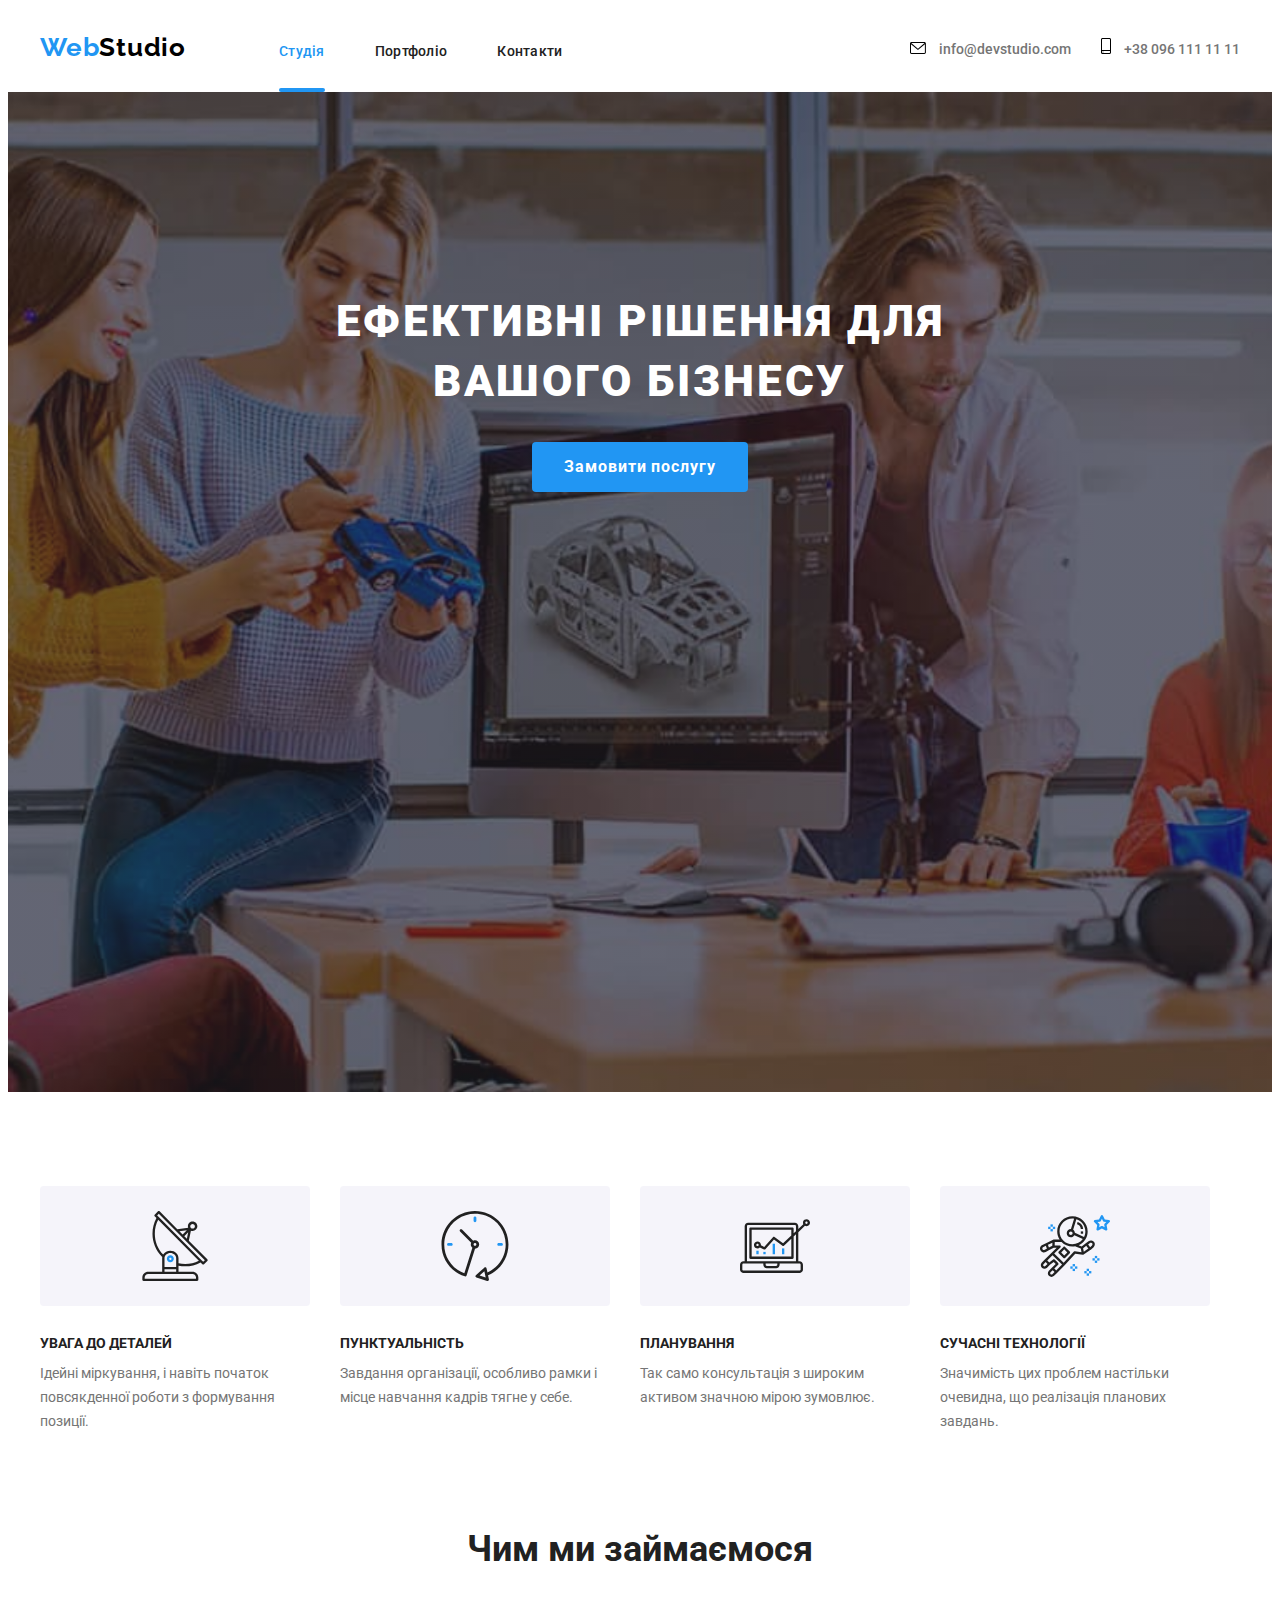
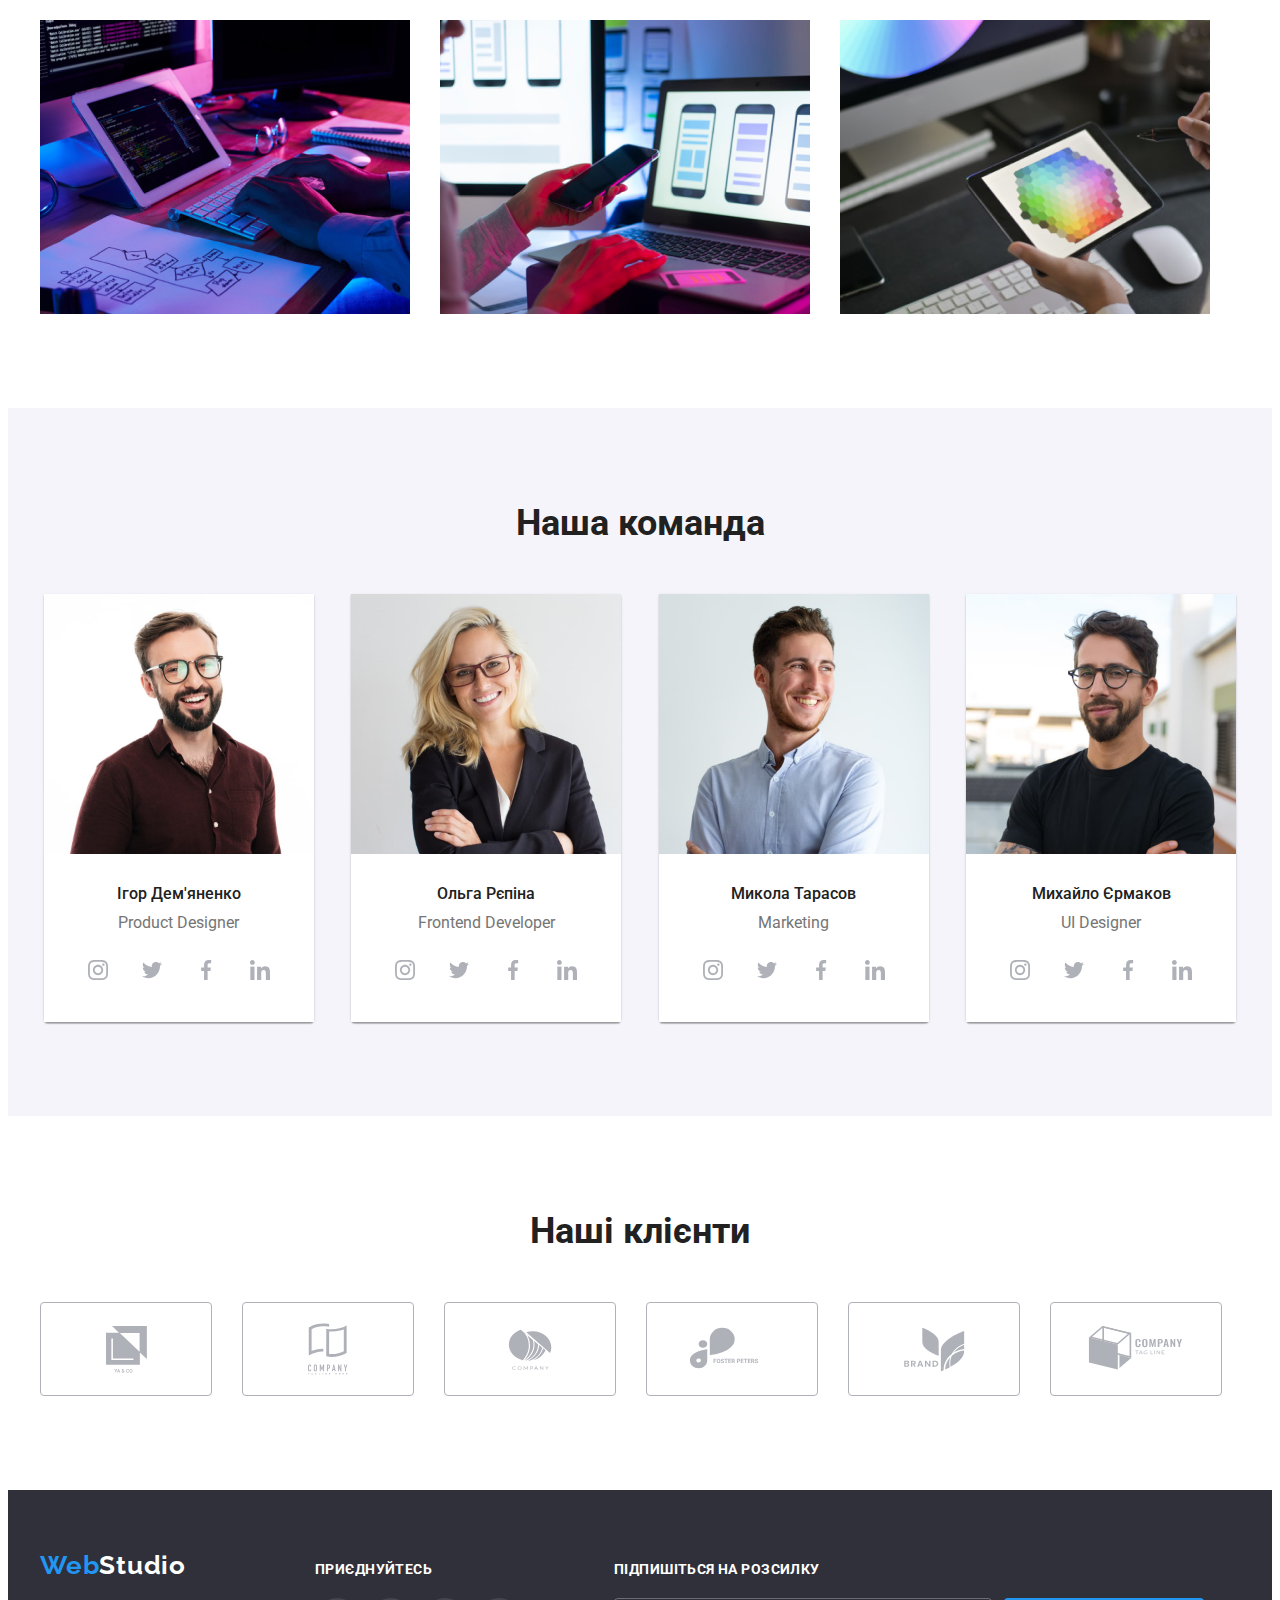
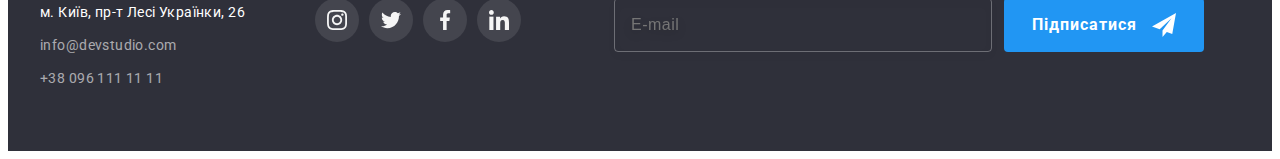
<file: index.html>
<!DOCTYPE html>
<html lang="uk">
  <head>
    <meta charset="UTF-8" />
    <meta http-equiv="X-UA-Compatible" content="IE=edge" />
    <meta name="viewport" content="width=device-width, initial-scale=1.0" />
    <title>Document</title>
    <link
      rel="stylesheet"
      href="https://cdnjs.cloudflare.com/ajax/libs/modern-normalize/1.1.0/modern-normalize.min.css"
      integrity="sha512-wpPYUAdjBVSE4KJnH1VR1HeZfpl1ub8YT/NKx4PuQ5NmX2tKuGu6U/JRp5y+Y8XG2tV+wKQpNHVUX03MfMFn9Q=="
      crossorigin="anonymous"
      referrerpolicy="no-referrer"
    />

    <link rel="preconnect" href="https://fonts.googleapis.com" />
    <link rel="preconnect" href="https://fonts.gstatic.com" crossorigin />
    <link
      href="https://fonts.googleapis.com/css2?family=Montserrat:ital,wght@0,500;0,600;1,400&family=Raleway:wght@700&family=Roboto:wght@400;500;700;900&display=swap"
      rel="stylesheet"
    />

    <link rel="stylesheet" href="./css/main.min.css" />
  </head>
  <body>
    <!--header-menu-->
    <header class="header">
      <div class="container header-list">
        <div class="blok">
          <a href="#" class="logo logo-header logo--color-black"
            ><span class="accent">Web</span>Studio</a
          >

          <nav>
            <ul class="menu">
              <li class="list menu__item">
                <a href="" class="accent accent-item menu__link">Студія</a>
              </li>
              <li class="list menu__item">
                <a href="./portfolio.html" class="menu__link">Портфоліо</a>
              </li>
              <li class="list menu__item">
                <a href="" class="menu__link">Контакти</a>
              </li>
            </ul>
          </nav>
        </div>
        <ul class="contact">
          <li class="list contact__item">
            <a href="mailto:info@devstudio.com" class="contact__link link">
              <svg class="contact__icon" width="16" height="12">
                <use href="./images/sprite.svg#letter"></use>
              </svg>
              info@devstudio.com</a
            >
          </li>
          <li class="list contact__item">
            <a href="tel:+380961111111" class="contact__link link">
              <svg class="contact__icon" width="10" height="16">
                <use href="./images/sprite.svg#smartphone"></use>
              </svg>
              +38 096 111 11 11</a
            >
          </li>
        </ul>
      </div>
    </header>
    <!---->
    <main>
      <section class="hero overlay">
        <div class="container">
          <h1 class="hero__title">Ефективні рішення для вашого бізнесу</h1>
          <button type="button" class="button primary" data-modal-open>
            Замовити послугу
          </button>
        </div>
      </section>

      <section class="section">
        <div class="container">
          <h2 class="visually-hidden">Наші особливості</h2>
          <ul class="list-elem">
            <li class="list list-elem__content icon-antena">
              <h3 class="list-elem__title">Увага до деталей</h3>
              <p>
                Ідейні міркування, і навіть початок повсякденної роботи з
                формування позиції.
              </p>
            </li>

            <li class="list list-elem__content icon-clock">
              <h3 class="list-elem__title">Пунктуальність</h3>
              <p>
                Завдання організації, особливо рамки і місце навчання кадрів
                тягне у себе.
              </p>
            </li>

            <li class="list list-elem__content icon-diagram">
              <h3 class="list-elem__title">Планування</h3>
              <p>
                Так само консультація з широким активом значною мірою зумовлює.
              </p>
            </li>

            <li class="list list-elem__content icon-astronaut">
              <h3 class="list-elem__title">Сучасні технології</h3>
              <p>
                Значимість цих проблем настільки очевидна, що реалізація
                планових завдань.
              </p>
            </li>
          </ul>
        </div>
      </section>

      <section class="section-img">
        <div class="container">
          <h2 class="title-section">Чим ми займаємося</h2>
          <ul class="list-elem">
            <li class="list-elem__item">
              <img src="images/img.png" alt="Робочий процес" width="370" />
            </li>
            <li class="list-elem__item">
              <img
                src="./images/img_1.png"
                alt="адаптивний дизайн"
                width="370"
              />
            </li>
            <li class="list-elem__item">
              <img
                src="./images/img_2.png"
                alt="палітра кольорів"
                width="370"
              />
            </li>
          </ul>
        </div>
      </section>

      <section class="team">
        <div class="container">
          <h2 class="title-section">Наша команда</h2>
          <ul class="persons">
            <li class="list persons__card">
              <img
                src="./images/igor_demyanenko.jpg"
                alt="Ігор Дем'яненко"
                width="270"
              />
              <div class="person">
                <h3 class="person__name">Ігор Дем'яненко</h3>
                <p lang="en" class="person__profession">Product Designer</p>
                <ul class="soc">
                  <li class="list">
                    <a href="" class="soc__icon soc__icon--color-soc">
                      <svg width="20px" height="20px" class="team-soc-icon">
                        <use href="./images/sprite.svg#instagram"></use>
                      </svg>
                    </a>
                  </li>
                  <li class="list">
                    <a href="" class="soc__icon soc__icon--color-soc">
                      <svg width="20px" height="20px" class="team-soc-icon">
                        <use href="./images/sprite.svg#twitter"></use>
                      </svg>
                    </a>
                  </li>
                  <li class="list">
                    <a href="" class="soc__icon soc__icon--color-soc">
                      <svg width="20px" height="20px" class="team-soc-icon">
                        <use href="./images/sprite.svg#facebook"></use>
                      </svg>
                    </a>
                  </li>
                  <li class="list item-join">
                    <a href="" class="soc__icon soc__icon--color-soc">
                      <svg width="20px" height="20px" class="team-soc-icon">
                        <use href="./images/sprite.svg#linkedin"></use>
                      </svg>
                    </a>
                  </li>
                </ul>
              </div>
            </li>
            <li class="list persons__card">
              <img
                src="./images/olga_repina.jpg"
                alt="Ольга Рєпіна"
                width="270"
              />
              <div class="person">
                <h3 class="person__name">Ольга Рєпіна</h3>
                <p lang="en" class="person__profession">Frontend Developer</p>

                <ul class="soc">
                  <li class="list">
                    <a href="" class="soc__icon soc__icon--color-soc">
                      <svg width="20px" height="20px" class="team-soc-icon">
                        <use href="./images/sprite.svg#instagram"></use>
                      </svg>
                    </a>
                  </li>
                  <li class="list">
                    <a href="" class="soc__icon soc__icon--color-soc">
                      <svg width="20px" height="20px" class="team-soc-icon">
                        <use href="./images/sprite.svg#twitter"></use>
                      </svg>
                    </a>
                  </li>
                  <li class="list">
                    <a href="" class="soc__icon soc__icon--color-soc">
                      <svg width="20px" height="20px" class="team-soc-icon">
                        <use href="./images/sprite.svg#facebook"></use>
                      </svg>
                    </a>
                  </li>
                  <li class="list item-join">
                    <a href="" class="soc__icon soc__icon--color-soc">
                      <svg width="20px" height="20px" class="team-soc-icon">
                        <use href="./images/sprite.svg#linkedin"></use>
                      </svg>
                    </a>
                  </li>
                </ul>
              </div>
            </li>
            <li class="list persons__card">
              <img
                src="./images/mykola_tarasov.jpg"
                alt="Микола Тарасов"
                width="270"
              />
              <div class="person">
                <h3 class="person__name">Микола Тарасов</h3>
                <p lang="en" class="person__profession">Marketing</p>

                <ul class="soc">
                  <li class="list">
                    <a href="" class="soc__icon soc__icon--color-soc">
                      <svg width="20px" height="20px" class="team-soc-icon">
                        <use href="./images/sprite.svg#instagram"></use>
                      </svg>
                    </a>
                  </li>
                  <li class="list">
                    <a href="" class="soc__icon soc__icon--color-soc">
                      <svg width="20px" height="20px" class="team-soc-icon">
                        <use href="./images/sprite.svg#twitter"></use>
                      </svg>
                    </a>
                  </li>
                  <li class="list">
                    <a href="" class="soc__icon soc__icon--color-soc">
                      <svg width="20px" height="20px" class="team-soc-icon">
                        <use href="./images/sprite.svg#facebook"></use>
                      </svg>
                    </a>
                  </li>
                  <li class="list item-join">
                    <a href="" class="soc__icon soc__icon--color-soc">
                      <svg width="20px" height="20px" class="team-soc-icon">
                        <use href="./images/sprite.svg#linkedin"></use>
                      </svg>
                    </a>
                  </li>
                </ul>
              </div>
            </li>
            <li class="list persons__card">
              <img
                src="./images/myhajlo_ermakov.jpg"
                alt="Михайло Єрмаков"
                width="270"
              />
              <div class="person">
                <h3 class="person__name">Михайло Єрмаков</h3>
                <p lang="en" class="person__profession">UI Designer</p>
                <ul class="soc">
                  <li class="list">
                    <a href="" class="soc__icon soc__icon--color-soc">
                      <svg width="20px" height="20px" class="team-soc-icon">
                        <use href="./images/sprite.svg#instagram"></use>
                      </svg>
                    </a>
                  </li>
                  <li class="list">
                    <a href="" class="soc__icon soc__icon--color-soc">
                      <svg width="20px" height="20px" class="team-soc-icon">
                        <use href="./images/sprite.svg#twitter"></use>
                      </svg>
                    </a>
                  </li>
                  <li class="list">
                    <a href="" class="soc__icon soc__icon--color-soc">
                      <svg width="20px" height="20px" class="team-soc-icon">
                        <use href="./images/sprite.svg#facebook"></use>
                      </svg>
                    </a>
                  </li>
                  <li class="list item-join">
                    <a href="" class="soc__icon soc__icon--color-soc">
                      <svg width="20px" height="20px" class="team-soc-icon">
                        <use href="./images/sprite.svg#linkedin"></use>
                      </svg>
                    </a>
                  </li>
                </ul>
              </div>
            </li>
          </ul>
        </div>
      </section>

      <section class="clients">
        <div class="container">
          <h2 class="title-section">Наші клієнти</h2>
          <ul class="client">
            <li class="list client__item">
              <a href="" class="client__icon">
                <svg width="41px" height="47px">
                  <use href="./images/sprite.svg#client1"></use>
                </svg>
              </a>
            </li>
            <li class="list client__item">
              <a href="" class="client__icon">
                <svg width="40px" height="52px">
                  <use href="./images/sprite.svg#client2"></use>
                </svg>
              </a>
            </li>
            <li class="list client__item">
              <a href="" class="client__icon">
                <svg width="44px" height="41px">
                  <use href="./images/sprite.svg#client3"></use>
                </svg>
              </a>
            </li>
            <li class="list client__item">
              <a href="" class="client__icon">
                <svg width="106px" height="60px">
                  <use href="./images/sprite.svg#client4"></use>
                </svg>
              </a>
            </li>
            <li class="list client__item">
              <a href="" class="client__icon">
                <svg width="63px" height="45px">
                  <use href="./images/sprite.svg#client5"></use>
                </svg>
              </a>
            </li>
            <li class="list client__item">
              <a href="" class="client__icon">
                <svg width="106px" height="60px">
                  <use href="./images/sprite.svg#client6"></use>
                </svg>
              </a>
            </li>
          </ul>
        </div>
      </section>
    </main>
    <!--footer logo adressa-->
    <footer class="footer">
      <div class="container blok">
        <div>
          <a href="#" class="logo logo--color-white logo-footer"
            ><span class="accent">Web</span>Studio</a
          >
          <address class="address">
            <ul class="address__list">
              <li class="list address__item">
                <a
                  href="https://goo.gl/maps/2TKnYdL79pvqhKmQA"
                  target="_blank"
                  rel="noreferrer noopener noffolow"
                  class="link address__link address__link--color-white"
                  >м. Київ, пр-т Лесі Українки, 26</a
                >
              </li>
              <li class="list address__item">
                <a href="mailto:info@devstudio.com" class="link address__link"
                  >info@devstudio.com</a
                >
              </li>
              <li class="list address__item">
                <a href="tel:+380961111111" class="link address__link"
                  >+38 096 111 11 11</a
                >
              </li>
            </ul>
          </address>
        </div>
        <div class="join join--margin">
          <h2 class="join__title">Приєднуйтесь</h2>
          <ul class="soc">
            <li class="list">
              <a href="" class="soc__icon soc__icon--color-footer">
                <svg width="20px" height="20px">
                  <use href="./images/sprite.svg#instagram"></use>
                </svg>
              </a>
            </li>
            <li class="list">
              <a href="" class="soc__icon soc__icon--color-footer">
                <svg width="20px" height="20px">
                  <use href="./images/sprite.svg#twitter"></use>
                </svg>
              </a>
            </li>
            <li class="list">
              <a href="" class="soc__icon soc__icon--color-footer">
                <svg width="20px" height="20px">
                  <use href="./images/sprite.svg#facebook"></use>
                </svg>
              </a>
            </li>
            <li class="list item-join">
              <a href="" class="soc__icon soc__icon--color-footer">
                <svg width="20px" height="20px">
                  <use href="./images/sprite.svg#linkedin"></use>
                </svg>
              </a>
            </li>
          </ul>
        </div>
        <div class="block-send">
          <h2 class="join__title">Підпишіться на розсилку</h2>
          <form class="form-send">
            <input
              type="email"
              name="email-send"
              class="footer-send"
              placeholder="E-mail"
            />
            <button class="button primary button-send">
              Підписатися
              <svg width="24" height="24" class="icon-send">
                <use href="./images/sprite.svg#icon-send"></use>
              </svg>
            </button>
          </form>
        </div>
      </div>
    </footer>
    <!-- is-hidden -->
    <div class="backdrop is-hidden" data-modal>
      <div class="modal">
        <button class="modal__close" data-modal-close>
          <svg width="11" height="11">
            <use href="./images/sprite.svg#close"></use>
          </svg>
        </button>
        <p class="modal__title">Залиште свої дані, ми вам передзвонимо</p>
        <form class="form">
          <div class="form__fild">
            <label for="user_name" class="form__label">Ім’я</label>
            <div class="form__input-fild">
              <input
                type="text"
                name="name"
                id="user_name"
                class="form__input"
                placeholder=" "
                required
              />
              <svg class="form__icon" width="18" height="18">
                <use href="./images/sprite.svg#icon-person-modal"></use>
              </svg>
            </div>
          </div>

          <div class="form__fild">
            <label for="user_tel" class="form__label">Телефон</label>
            <div class="form__input-fild">
              <input
                type="tel"
                name="tel"
                id="user_tel"
                class="form__input"
                placeholder=" "
                required
              />
              <svg class="form__icon" width="18" height="18">
                <use href="./images/sprite.svg#icon-phone-modal"></use>
              </svg>
            </div>
          </div>

          <div class="form__fild">
            <label for="user_email" class="form__label">Пошта</label>
            <div class="form__input-fild">
              <input
                type="email"
                name="email"
                id="user_email"
                class="form__input"
                required
              />

              <svg class="form__icon" width="18" height="18">
                <use href="./images/sprite.svg#icon-email-modal"></use>
              </svg>
            </div>
          </div>

          <label for="user_coment" class="form__label">Коментар</label>
          <textarea name="coment" id="user_coment" class="form__coment">
Введіть текст
          </textarea>

          <div class="form__checkbox">
            <label class="form__checkbox-label">
              <input type="checkbox" class="form__checkbox-input" />
              <span class="form__checkbox-icon"></span>
              Погоджуюся з розсилкою та приймаю
              <a href="" class="form__link">Умови договору</a>
            </label>
          </div>

          <button type="submit" class="button primary btn-modal">
            Відправити
          </button>
        </form>
      </div>
    </div>

    <script src="./js/modal.js"></script>
  </body>
</html>
</file>
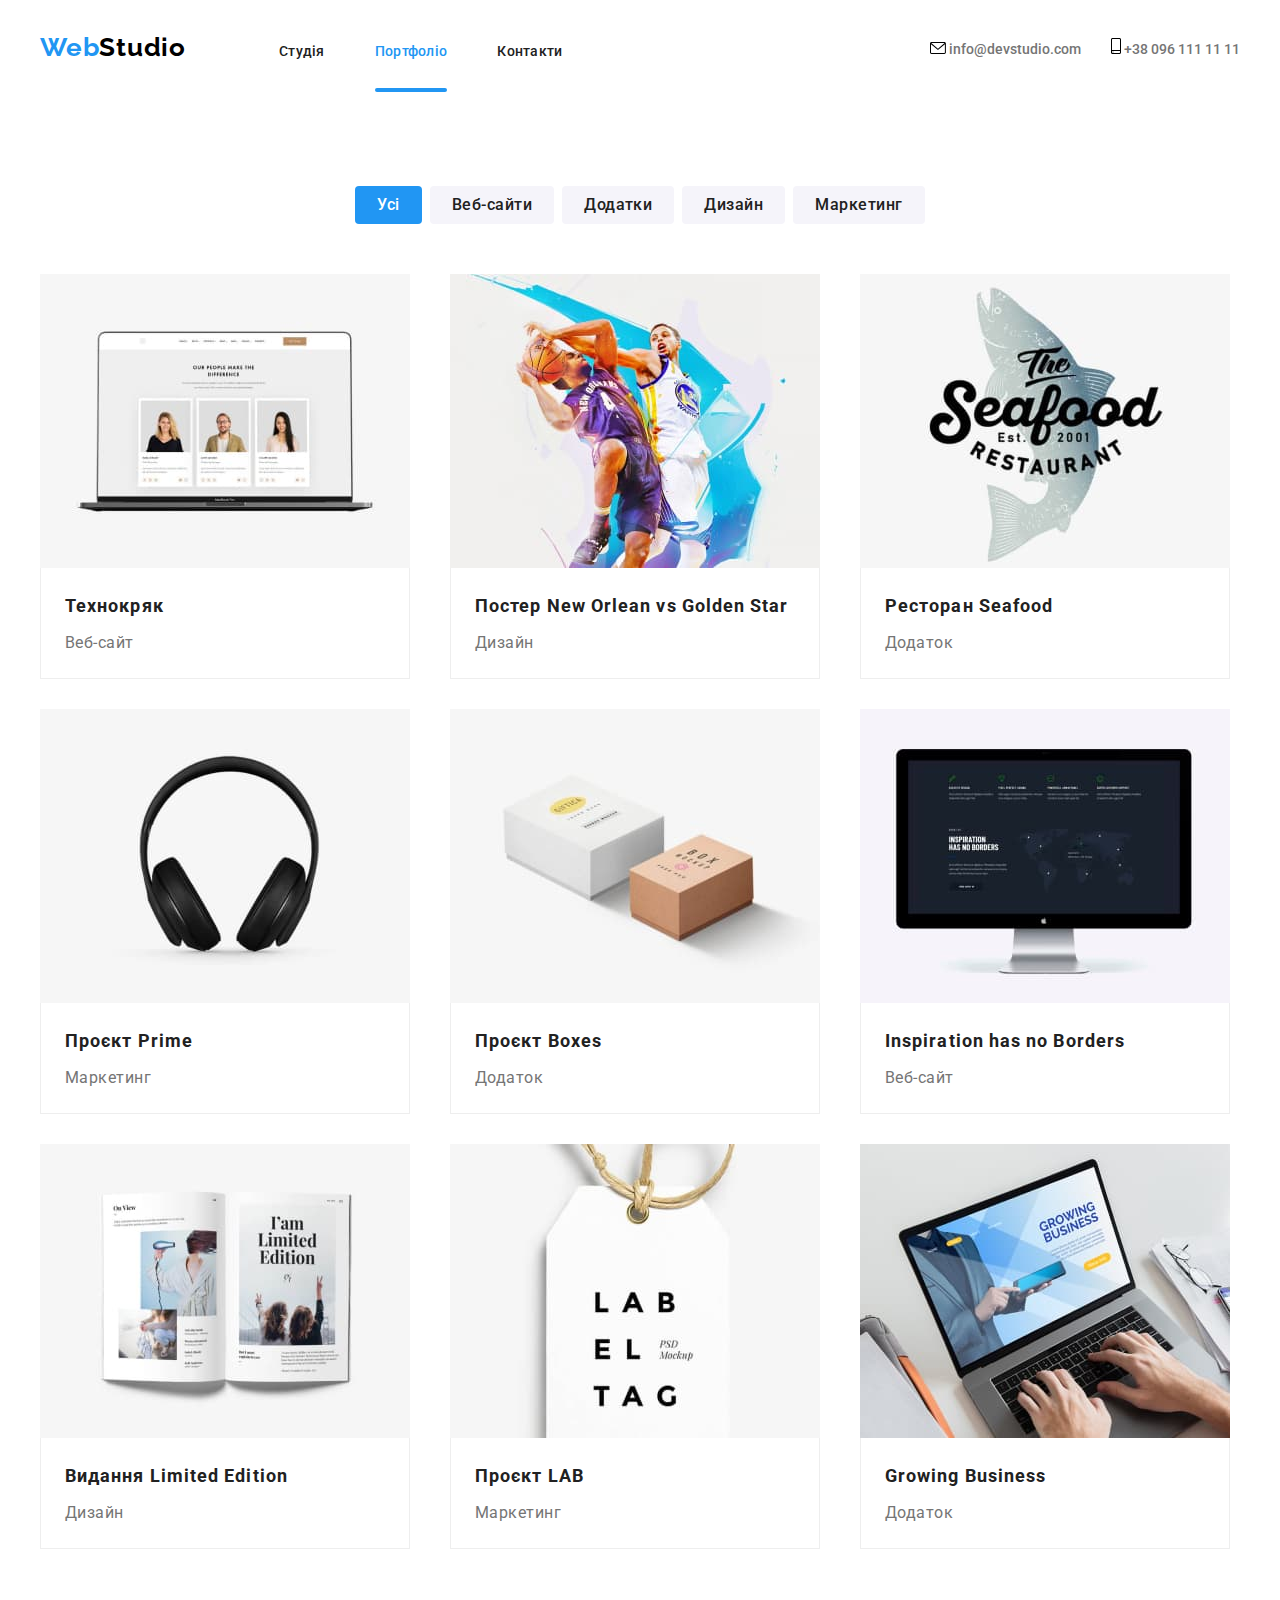
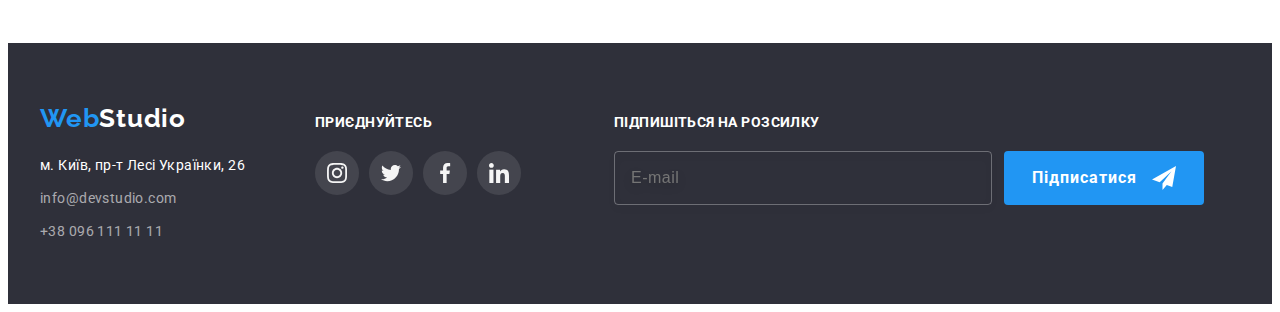
<file: portfolio.html>
<!DOCTYPE html>
<html lang="uk">
  <head>
    <meta charset="UTF-8" />
    <meta http-equiv="X-UA-Compatible" content="IE=edge" />
    <meta name="viewport" content="width=device-width, initial-scale=1.0" />
    <title>Document</title>
    <link
      rel="stylesheet"
      href="https://cdnjs.cloudflare.com/ajax/libs/modern-normalize/1.1.0/modern-normalize.min.css"
      integrity="sha512-wpPYUAdjBVSE4KJnH1VR1HeZfpl1ub8YT/NKx4PuQ5NmX2tKuGu6U/JRp5y+Y8XG2tV+wKQpNHVUX03MfMFn9Q=="
      crossorigin="anonymous"
      referrerpolicy="no-referrer"
    />

    <link rel="preconnect" href="https://fonts.googleapis.com" />
    <link rel="preconnect" href="https://fonts.gstatic.com" crossorigin />
    <link
      href="https://fonts.googleapis.com/css2?family=Montserrat:ital,wght@0,500;0,600;1,400&family=Raleway:wght@700&family=Roboto:wght@400;500;700;900&display=swap"
      rel="stylesheet"
    />

    <link rel="stylesheet" href="./css/main.min.css" />
  </head>
  <body>
    <!--header-menu-->
    <header class="header">
      <div class="container header-list">
        <div class="blok">
          <a href="#" class="logo logo-header logo--color-black"
            ><span class="accent">Web</span>Studio</a
          >

          <nav>
            <ul class="menu">
              <li class="list menu__item">
                <a href="./index.html" class="menu__link">Студія</a>
              </li>
              <li class="list menu__item">
                <a href="" class="accent accent-item menu__link">Портфоліо</a>
              </li>
              <li class="list menu__item">
                <a href="" class="menu__link">Контакти</a>
              </li>
            </ul>
          </nav>
        </div>
        <ul class="contact">
          <li class="list contact__item">
            <a href="mailto:info@devstudio.com" class="contact__link link">
              <svg class="contacr__icon" width="16" height="12">
                <use href="./images/sprite.svg#letter"></use>
              </svg>
              info@devstudio.com</a
            >
          </li>
          <li class="list contact__item">
            <a href="tel:+380961111111" class="contact__link link">
              <svg class="contacr__icon" width="10" height="16">
                <use href="./images/sprite.svg#smartphone"></use>
              </svg>
              +38 096 111 11 11</a
            >
          </li>
        </ul>
      </div>
    </header>
    <!---->
    <main>
      <section class="portfolio">
        <div class="container">
          <h1 class="visually-hidden">Галерея робіт</h1>
          <ul class="radio-nav">
            <li class="list">
              <button type="button" class="radio-nav__btn primary">Усі</button>
            </li>

            <li class="list">
              <button type="button" class="radio-nav__btn">Веб-сайти</button>
            </li>

            <li class="list">
              <button type="button" class="radio-nav__btn">Додатки</button>
            </li>

            <li class="list">
              <button type="button" class="radio-nav__btn">Дизайн</button>
            </li>

            <li class="list">
              <button type="button" class="radio-nav__btn">Маркетинг</button>
            </li>
          </ul>

          <ul class="card-set">
            <li class="list card-set__item">
              <a href="" class="card">
                <div class="card__tumb">
                  <img src="./images/img_g1.jpg" alt="Веб-сайт Технокряк" />
                  <div class="card__overlay">
                    <p class="card__overlaytext">
                      Ресурс пропонує комплексні пропозиції з різним рівнем
                      функціоналу та сервісів. Все це дозволить відвідувачу
                      отримати вичерпні відомості про компанію чи приватну
                      особу.
                    </p>
                  </div>
                </div>

                <div class="card__content">
                  <h2 class="card__title">Технокряк</h2>
                  <p class="card__text">Веб-сайт</p>
                </div>
              </a>
            </li>

            <li class="list card-set__item">
              <a href="" class="card">
                <div class="card__tumb">
                  <img src="./images/img_g2.jpg" alt="Дизайн постеру" />
                  <div class="card__overlay">
                    <p class="card__overlaytext">
                      Ресурс пропонує комплексні пропозиції з різним рівнем
                      функціоналу та сервісів. Все це дозволить відвідувачу
                      отримати вичерпні відомості про компанію чи приватну
                      особу.
                    </p>
                  </div>
                </div>
                <div class="card__content">
                  <h2 class="card__title">
                    Постер <span lang="en">New Orlean vs Golden Star</span>
                  </h2>
                  <p class="card__text">Дизайн</p>
                </div>
              </a>
            </li>

            <li class="list card-set__item">
              <a href="" class="card">
                <div class="card__tumb">
                  <img src="./images/img_g3.jpg" alt="Застосунок ресторан" />
                  <div class="card__overlay">
                    <p class="card__overlaytext">
                      Ресурс пропонує комплексні пропозиції з різним рівнем
                      функціоналу та сервісів. Все це дозволить відвідувачу
                      отримати вичерпні відомості про компанію чи приватну
                      особу.
                    </p>
                  </div>
                </div>
                <div class="card__content">
                  <h2 class="card__title">
                    Ресторан <span lang="en">Seafood</span>
                  </h2>
                  <p class="card__text">Додаток</p>
                </div>
              </a>
            </li>

            <li class="list card-set__item">
              <a href="" class="card">
                <div class="card__tumb">
                  <img src="./images/img_g4.jpg" alt="Маркетинг проекту" />
                  <div class="card__overlay">
                    <p class="card__overlaytext">
                      Ресурс пропонує комплексні пропозиції з різним рівнем
                      функціоналу та сервісів. Все це дозволить відвідувачу
                      отримати вичерпні відомості про компанію чи приватну
                      особу.
                    </p>
                  </div>
                </div>
                <div class="card__content">
                  <h2 class="card__title">
                    Проєкт <span lang="en">Prime</span>
                  </h2>
                  <p class="card__text">Маркетинг</p>
                </div>
              </a>
            </li>

            <li class="list card-set__item">
              <a href="" class="card">
                <div class="card__tumb">
                  <img src="./images/img_g5.jpg" alt="Застосунок Boxes" />
                  <div class="card__overlay">
                    <p class="card__overlaytext">
                      Ресурс пропонує комплексні пропозиції з різним рівнем
                      функціоналу та сервісів. Все це дозволить відвідувачу
                      отримати вичерпні відомості про компанію чи приватну
                      особу.
                    </p>
                  </div>
                </div>
                <div class="card__content">
                  <h2 class="card__title">
                    Проєкт <span lang="en">Boxes</span>
                  </h2>
                  <p class="card__text">Додаток</p>
                </div>
              </a>
            </li>

            <li class="list card-set__item">
              <a href="" class="card">
                <div class="card__tumb">
                  <img src="./images/img_g6.jpg" alt="Веб-сайт " />
                  <div class="card__overlay">
                    <p class="card__overlaytext">
                      Ресурс пропонує комплексні пропозиції з різним рівнем
                      функціоналу та сервісів. Все це дозволить відвідувачу
                      отримати вичерпні відомості про компанію чи приватну
                      особу.
                    </p>
                  </div>
                </div>
                <div class="card__content">
                  <h2 lang="en" class="card__title">
                    Inspiration has no Borders
                  </h2>
                  <p class="card__text">Веб-сайт</p>
                </div>
              </a>
            </li>

            <li class="list card-set__item">
              <a href="" class="card">
                <div class="card__tumb">
                  <img src="./images/img_g7.jpg" alt="Дизайн видання" />
                  <div class="card__overlay">
                    <p class="card__overlaytext">
                      Ресурс пропонує комплексні пропозиції з різним рівнем
                      функціоналу та сервісів. Все це дозволить відвідувачу
                      отримати вичерпні відомості про компанію чи приватну
                      особу.
                    </p>
                  </div>
                </div>
                <div class="card__content">
                  <h2 class="card__title">
                    Видання <span lang="en">Limited Edition</span>
                  </h2>
                  <p class="card__text">Дизайн</p>
                </div>
              </a>
            </li>

            <li class="list card-set__item">
              <a href="" class="card">
                <div class="card__tumb">
                  <img src="./images/img_g8.jpg" alt="Маркетинг проекту" />
                  <div class="card__overlay">
                    <p class="card__overlaytext">
                      Ресурс пропонує комплексні пропозиції з різним рівнем
                      функціоналу та сервісів. Все це дозволить відвідувачу
                      отримати вичерпні відомості про компанію чи приватну
                      особу.
                    </p>
                  </div>
                </div>
                <div class="card__content">
                  <h2 class="card__title">Проєкт <span lang="en">LAB</span></h2>
                  <p class="card__text">Маркетинг</p>
                </div>
              </a>
            </li>

            <li class="list card-set__item">
              <a href="" class="card">
                <div class="card__tumb">
                  <img src="./images/img_g9.jpg" alt="Застосунок для бізнесу" />
                  <div class="card__overlay">
                    <p class="card__overlaytext">
                      Ресурс пропонує комплексні пропозиції з різним рівнем
                      функціоналу та сервісів. Все це дозволить відвідувачу
                      отримати вичерпні відомості про компанію чи приватну
                      особу.
                    </p>
                  </div>
                </div>
                <div class="card__content">
                  <h2 lang="en" class="card__title">Growing Business</h2>
                  <p class="card__text">Додаток</p>
                </div>
              </a>
            </li>
          </ul>
        </div>
      </section>
    </main>
    <!--footer logo adressa-->
    <footer class="footer">
      <div class="container blok">
        <div>
          <a href="#" class="logo logo--color-white logo-footer"
            ><span class="accent">Web</span>Studio</a
          >
          <address class="address">
            <ul class="address__list">
              <li class="list address__item">
                <a
                  href="https://goo.gl/maps/2TKnYdL79pvqhKmQA"
                  target="_blank"
                  rel="noreferrer noopener noffolow"
                  class="link address__link address__link--color-white"
                  >м. Київ, пр-т Лесі Українки, 26</a
                >
              </li>
              <li class="list address__item">
                <a href="mailto:info@devstudio.com" class="link address__link"
                  >info@devstudio.com</a
                >
              </li>
              <li class="list address__item">
                <a href="tel:+380961111111" class="link address__link"
                  >+38 096 111 11 11</a
                >
              </li>
            </ul>
          </address>
        </div>
        <div class="join join--margin">
          <h2 class="join__title">Приєднуйтесь</h2>
          <ul class="soc">
            <li class="list">
              <a href="" class="soc__icon soc__icon--color-footer">
                <svg width="20px" height="20px">
                  <use href="./images/sprite.svg#instagram"></use>
                </svg>
              </a>
            </li>
            <li class="list">
              <a href="" class="soc__icon soc__icon--color-footer">
                <svg width="20px" height="20px">
                  <use href="./images/sprite.svg#twitter"></use>
                </svg>
              </a>
            </li>
            <li class="list">
              <a href="" class="soc__icon soc__icon--color-footer">
                <svg width="20px" height="20px">
                  <use href="./images/sprite.svg#facebook"></use>
                </svg>
              </a>
            </li>
            <li class="list item-join">
              <a href="" class="soc__icon soc__icon--color-footer">
                <svg width="20px" height="20px">
                  <use href="./images/sprite.svg#linkedin"></use>
                </svg>
              </a>
            </li>
          </ul>
        </div>
        <div class="block-send">
          <h2 class="join__title">Підпишіться на розсилку</h2>
          <form class="form-send">
            <input
              type="email"
              name="email-send"
              class="footer-send"
              placeholder="E-mail"
            />
            <button class="button primary button-send">
              Підписатися
              <svg width="24" height="24" class="icon-send">
                <use href="./images/sprite.svg#icon-send"></use>
              </svg>
            </button>
          </form>
        </div>
      </div>
    </footer>
  </body>
</html>
</file>
<file: css/main.min.css>
:root{--text-color: #757575;--title-color: #212121;--accent-color: #2196f3;--white: #ffffff;--black: #000000;--white_alpha: rgb(255, 255, 255, 0.6);--bgr-white: #f5f5f5;--bgr-gray: #f5f4fa;--bgr-dark: #2f303a;--border-color: #eeeeee;--border-client: #afb1b8;--card-set-gap: 30px}.visually-hidden{position:absolute;white-space:nowrap;width:1px;height:1px;overflow:hidden;border:0;padding:0;clip:rect(0 0 0 0);-webkit-clip-path:inset(50%);clip-path:inset(50%);margin:-1px}p,h1,h2,h3,h4,h5,h6{margin:0}ul,ol{margin:0;padding-left:0}button{cursor:pointer}address{font-style:normal}img{display:block;max-width:100%;height:auto}body{font-family:"Roboto",sans-serif;font-size:14px;line-height:1.71;color:var(--text-color)}.link{text-decoration:none}.list{list-style:none}.blok{display:flex;align-items:baseline}.title-section{font-weight:700;font-size:36px;line-height:1.17;text-align:center;margin-bottom:50px;color:var(--title-color)}.container{width:1200px;padding-left:15px;padding-right:15px;margin-left:auto;margin-right:auto}.overlay{height:600px;max-width:1600px;background-image:linear-gradient(to right, rgba(47, 48, 58, 0.4), rgba(47, 48, 58, 0.4)),url(../images/bg_hero.jpg);background-repeat:no-repeat;background-position:center;background-size:cover;margin-left:auto;margin-right:auto}.logo{font-family:"Raleway",sans-serif;font-weight:700;font-size:26px;line-height:1.19;letter-spacing:.03em;text-decoration:none}.logo--color-black{color:var(--black)}.logo--color-white{color:var(--white)}.button{font-family:inherit;font-weight:700;font-size:16px;line-height:1.88;letter-spacing:.06em;border-radius:4px;color:var(--white)}.button.primary{border:none;background-color:var(--accent-color);padding:10px 32px;display:block;margin-left:auto;margin-right:auto}.header{padding-top:24px;padding-bottom:24px}.logo-header{margin-right:93px}.header-list{display:flex;justify-content:space-between;align-items:center}.menu{display:flex;align-items:baseline}.menu .menu__item+.menu__item{margin-left:50px}.menu__link{font-weight:500;line-height:1.14;letter-spacing:.02em;text-decoration:none;color:var(--title-color);transition:color 250ms cubic-bezier(0.4, 0, 0.2, 1),fill 250ms cubic-bezier(0.4, 0, 0.2, 1)}.menu__link:hover,.menu__link:focus{color:var(--accent-color);fill:var(--accent-color)}.contact{display:flex;align-items:baseline;justify-content:flex-end}.contact .contact__item+.contact__item{margin-left:30px}.contact__link{font-weight:500;color:var(--text-color);transition:color 250ms cubic-bezier(0.4, 0, 0.2, 1),fill 250ms cubic-bezier(0.4, 0, 0.2, 1)}.contact__link:hover,.contact__link:focus{color:var(--accent-color);fill:var(--accent-color)}.contact__icon{margin-right:10px}a.accent.accent-item::after{content:"";display:block;position:relative;bottom:-24px;height:4px;background:var(--accent-color);border-radius:2px}.accent{color:var(--accent-color);fill:var(--accent-color)}.hero{background-color:var(--bgr-dark);padding-top:200px;padding-bottom:200px}.hero__title{width:694px;font-weight:900;font-size:44px;line-height:1.36;letter-spacing:.06em;text-transform:uppercase;margin-bottom:30px;text-align:center;margin-left:auto;margin-right:auto;color:var(--white)}.section{padding-top:94px}.section-img{padding-top:94px;padding-bottom:94px}.list-elem{display:flex;gap:var(--card-set-gap)}.list-elem__item{list-style:none}.list-elem__content{width:270px}.list-elem__content::before{content:"";display:block;height:120px;border-radius:4px;margin-bottom:30px;background-color:var(--bgr-gray);background-repeat:no-repeat;background-position:center}.list-elem__title{font-weight:700;font-size:14px;line-height:1.14;margin-bottom:10px;text-transform:uppercase;color:var(--title-color)}.icon-antena::before{background-image:url(../images/antenna.svg)}.icon-clock::before{background-image:url(../images/clock.svg)}.icon-diagram::before{background-image:url(../images/diagram.svg)}.icon-astronaut::before{background-image:url(../images/astronaut.svg)}.team{background-color:var(--bgr-gray);padding-top:94px;padding-bottom:94px}.persons{display:flex;gap:var(--card-set-gap)}.persons__card{box-shadow:0px 1px 3px rgba(0,0,0,.12),0px 1px 1px rgba(0,0,0,.14),0px 2px 1px rgba(0,0,0,.2);border-radius:0px 0px 4px 4px;margin-left:auto;margin-right:auto}.person{padding-top:30px;padding-bottom:30px;background-color:var(--white)}.person__name{font-weight:500;font-size:16px;line-height:1.19;text-align:center;margin-bottom:10px;color:var(--title-color)}.person__profession{font-size:16px;line-height:1.19;margin-bottom:16px;text-align:center;color:var(--text-color)}.soc{display:flex;gap:10px;justify-content:center}.soc__icon{display:flex;width:44px;height:44px;border-radius:50%;background-size:20px;justify-content:center;align-items:center;transition:background-color 250ms cubic-bezier(0.4, 0, 0.2, 1)}.soc__icon:focus,.soc__icon:hover{background-color:var(--accent-color);fill:var(--white)}.soc__icon--color-soc{background-color:var(--white);fill:var(--border-client);transition:fill 250ms cubic-bezier(0.4, 0, 0.2, 1)}.soc__icon--color-footer{background-color:#44454e;fill:var(--bgr-white)}.clients{padding-top:94px;padding-bottom:94px}.client{display:flex;gap:var(--card-set-gap)}.client__icon{display:flex;width:170px;height:92px;border:1px solid var(--border-client);border-radius:4px;fill:var(--border-client);background-size:20px;justify-content:center;align-items:center;transition:fill 250ms cubic-bezier(0.4, 0, 0.2, 1),border 250ms cubic-bezier(0.4, 0, 0.2, 1)}.client__icon:hover,.client__icon:focus{fill:var(--accent-color);border:1px solid var(--accent-color)}.footer{padding-top:60px;padding-bottom:60px;background-color:var(--bgr-dark)}.logo-footer{display:block;margin-bottom:20px;margin-right:0}.join--margin{margin-left:70px}.join__title{font-weight:700;font-size:14px;line-height:1.14;letter-spacing:.03em;text-transform:uppercase;margin-bottom:20px;color:#fff}.block-send{margin-left:93px}.form-send{display:flex}.footer-send{position:relative;right:0px;width:358px;height:50px;padding-left:16px;margin-right:12px;font-size:16px;line-height:1.25;letter-spacing:.03em;color:rgba(255,255,255,.6);outline:rgba(0,0,0,0);background-color:rgba(0,0,0,0);border:1px solid rgba(255,255,255,.3);filter:drop-shadow(0px 4px 4px rgba(0, 0, 0, 0.15));border-radius:4px}.button.primary.button-send{display:flex;justify-content:space-between;align-items:center;padding:10px 28px;width:200px;fill:var(--white)}.address{font-style:normal}.address__list .address__item+.address__item{margin-top:9px}.address__link{font-size:14px;line-height:1.71;letter-spacing:.03em;color:var(--white_alpha);transition:color 250ms cubic-bezier(0.4, 0, 0.2, 1),fill 250ms cubic-bezier(0.4, 0, 0.2, 1)}.address__link:hover,.address__link:focus{color:var(--accent-color);fill:var(--accent-color)}.address__link--color-white{color:var(--white)}.backdrop{position:fixed;top:0;left:0;width:100%;height:100%;background:rgba(0,0,0,.2);opacity:1;transition:opacity 250ms cubic-bezier(0.4, 0, 0.2, 1),visibility 250ms cubic-bezier(0.4, 0, 0.2, 1)}.backdrop.is-hidden{opacity:0;pointer-events:none;visibility:hidden}.modal{position:absolute;top:50%;left:50%;transform:translate(-50%, -50%);width:528px;background:#fff;box-shadow:0px 1px 3px rgba(0,0,0,.12),0px 1px 1px rgba(0,0,0,.14),0px 2px 1px rgba(0,0,0,.2);border-radius:4px;padding-left:41px;padding-top:40px;padding-right:39px;padding-bottom:40px}.modal__title{font-weight:700;font-size:20px;line-height:1.15;letter-spacing:.03em;text-align:center;margin-bottom:12px;color:var(--title-color)}.modal__close{position:absolute;top:8px;right:8px;width:30px;height:30px;background:rgba(0,0,0,0);border:1px solid rgba(0,0,0,.1);border-radius:50%;fill:var(--border-client);transition:border 250ms cubic-bezier(0.4, 0, 0.2, 1)}.modal__close:hover,.modal__close:focus{border:1px solid var(--accent-color);stroke:var(--accent-color)}.form__fild{margin-bottom:10px}.form__icon{position:absolute;left:12px;top:50%;transform:translateY(-50%);transition:fill 250ms cubic-bezier(0.4, 0, 0.2, 1)}.form__input:focus+.form__icon{fill:var(--accent-color)}.form__label{font-size:12px;line-height:1.17;letter-spacing:.01em;margin-bottom:4px;color:var(--text-color)}.form__input-fild{position:relative}.form__input{width:100%;height:40px;padding-left:42px;border:1px solid rgba(33,33,33,.2);border-radius:4px;outline:rgba(0,0,0,0);transition:border-color 250ms cubic-bezier(0.4, 0, 0.2, 1)}.form__input:focus{border:1px solid var(--accent-color)}.form__coment{width:100%;height:120px;padding:12px 16px;margin-bottom:20px;border:1px solid rgba(33,33,33,.2);border-radius:4px;outline:rgba(0,0,0,0);font-size:12px;line-height:1.17;letter-spacing:.01em;resize:none;color:rgba(117,117,117,.5);transition:border-color 250ms cubic-bezier(0.4, 0, 0.2, 1)}.form__coment:focus{border:1px solid var(--accent-color)}.form__link{-webkit-text-decoration-line:underline;text-decoration-line:underline;color:var(--accent-color)}.form__checkbox{margin-bottom:30px}.form__checkbox-input{position:absolute;width:1px;height:1px;overflow:hidden;border:0;padding:0;clip:rect(0 0 0 0);-webkit-clip-path:inset(50%);clip-path:inset(50%);margin:-1px}.form__checkbox-label{display:flex;gap:7px;align-items:center;justify-content:center;font-size:14px;line-height:1.71;letter-spacing:.03em;color:var(--text-color)}.form__checkbox-icon{display:block;width:16px;height:15px;border:2px solid var(--title-color);border-radius:2px;transition:border-color 250ms cubic-bezier(0.4, 0, 0.2, 1),background-color 250ms cubic-bezier(0.4, 0, 0.2, 1)}.form__checkbox-input:checked+.form__checkbox-icon{border-color:var(--accent-color);background-color:var(--accent-color);background-image:url(../images/icon-check.svg);background-size:contain;background-origin:border-box}.form__btn-modal{box-shadow:0px 1px 3px rgba(0,0,0,.12),0px 1px 1px rgba(0,0,0,.14),0px 2px 1px rgba(0,0,0,.2)}.radio-nav__btn{font-family:inherit;font-weight:500;font-size:16px;line-height:1.62;border-radius:4px;border:none;padding-top:6px;padding-bottom:6px;padding-right:22px;padding-left:22px;letter-spacing:.03em;color:var(--title-color);background-color:var(--bgr-gray);transition:color 250ms cubic-bezier(0.4, 0, 0.2, 1),background-color 250ms cubic-bezier(0.4, 0, 0.2, 1),box-shadow 250ms cubic-bezier(0.4, 0, 0.2, 1)}.radio-nav__btn:hover,.radio-nav__btn:focus{box-shadow:0px 3px 1px rgba(0,0,0,.1),0px 1px 2px rgba(0,0,0,.08),0px 2px 2px rgba(0,0,0,.12);background-color:var(--accent-color);color:var(--white)}.radio-nav__btn.primary{background-color:var(--accent-color);color:var(--white)}.portfolio{padding-top:94px;padding-bottom:94px}.radio-nav{display:flex;gap:8px;justify-content:center;margin-bottom:50px}.card-set{display:flex;flex-wrap:wrap;position:relative;margin-top:calc(-1*var(--card-set-gap));margin-left:calc(-1*var(--card-set-gap))}.card-set__item{position:relative;display:flex;flex-basis:calc(33.3333333333% - var(--card-set-gap));margin-top:var(--card-set-gap);margin-left:var(--card-set-gap);transform:translate(0%);transition:transform 250ms cubic-bezier(0.4, 0, 0.2, 1)}.card-set__item>a{text-decoration:none}.card{overflow:hidden;transition:box-shadow 250ms cubic-bezier(0.4, 0, 0.2, 1)}.card:hover,.card:focus{box-shadow:0px 3px 1px rgba(0,0,0,.1),0px 1px 2px rgba(0,0,0,.08),0px 2px 2px rgba(0,0,0,.12)}.card__tumb{position:relative;overflow:hidden}.card__overlay{display:block;position:absolute;top:0;left:0;width:100%;height:100%;padding:63px 24px;background-color:rgba(33,150,243,.9);transform:translateY(101%);transition:transform 250ms cubic-bezier(0.4, 0, 0.2, 1),opacity 250ms cubic-bezier(0.4, 0, 0.2, 1)}.card:hover .card__overlay{transform:translateY(0)}.card__overlaytext{font-weight:400;font-size:18px;line-height:1.58;letter-spacing:.03em;color:#fff}.card__content{padding-top:20px;padding-bottom:20px;padding-left:24px;padding-right:24px;border-right:1px solid var(--border-color);border-bottom:1px solid var(--border-color);border-left:1px solid var(--border-color)}.card__title{font-weight:700;font-size:18px;line-height:2;letter-spacing:.06em;margin-bottom:4px;color:var(--title-color)}.card__text{font-size:16px;line-height:1.88;letter-spacing:.03em;color:var(--text-color)}/*# sourceMappingURL=main.min.css.map */
</file>
